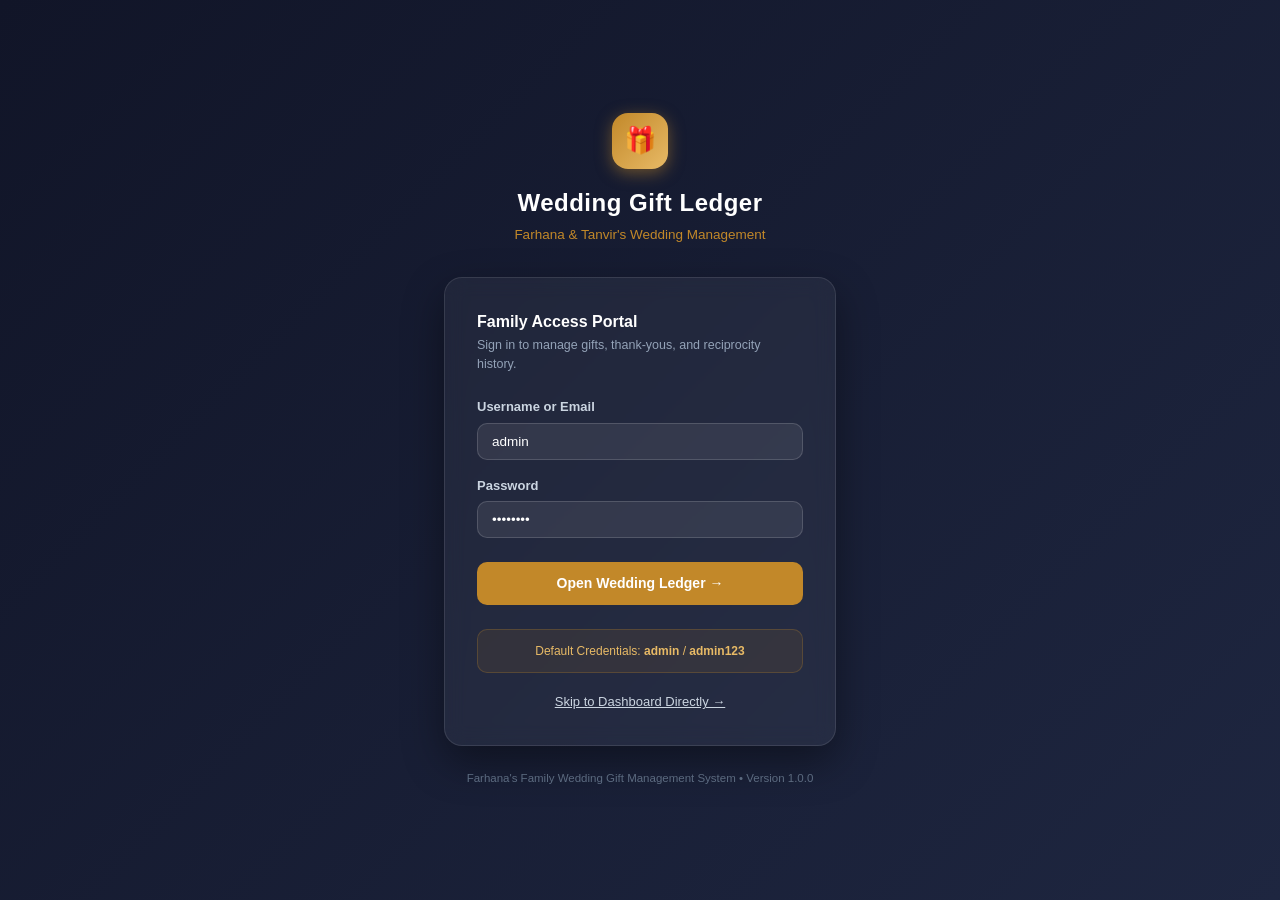
<file: frontend/index.html>
<!DOCTYPE html>
<html lang="en">
<head>
    <meta charset="UTF-8">
    <meta name="viewport" content="width=device-width, initial-scale=1.0">
    <title>Wedding Gift Ledger - Intelligent Gift Management & Reciprocity</title>
    <link rel="stylesheet" href="css/style.css">
    <link rel="stylesheet" href="css/responsive.css">
</head>
<body style="background: linear-gradient(135deg, #111528 0%, #1e2640 100%); color: #f8fafc; display: flex; align-items: center; justify-content: center; min-height: 100vh;">

    <div style="width: 100%; max-width: 440px; padding: 24px;">
        <div style="text-align: center; margin-bottom: 32px;">
            <div style="width: 56px; height: 56px; background: linear-gradient(135deg, var(--gold), #e8ba66); border-radius: 16px; margin: 0 auto 16px; display: flex; align-items: center; justify-content: center; font-size: 26px; box-shadow: 0 4px 16px rgba(194,136,41,0.5);">
                🎁
            </div>
            <h1 style="font-size: 24px; font-weight: 700; color: #ffffff; letter-spacing: 0.5px;">Wedding Gift Ledger</h1>
            <p style="font-size: 13.5px; color: var(--gold); margin-top: 4px; font-weight: 500;">Farhana & Tanvir's Wedding Management</p>
        </div>

        <div style="background: rgba(255, 255, 255, 0.05); border: 1px solid rgba(255, 255, 255, 0.1); backdrop-filter: blur(10px); border-radius: 18px; padding: 32px; box-shadow: 0 16px 40px rgba(0,0,0,0.4);">
            <div style="margin-bottom: 24px;">
                <h2 style="font-size: 16px; font-weight: 600; color: #fff;">Family Access Portal</h2>
                <p style="font-size: 12.5px; color: #94a3b8; margin-top: 2px;">Sign in to manage gifts, thank-yous, and reciprocity history.</p>
            </div>

            <form id="login-form">
                <div class="form-group">
                    <label class="form-label" style="color: #cbd5e1;">Username or Email</label>
                    <input type="text" id="login-username" class="form-control" value="admin" style="background: rgba(255,255,255,0.08); border-color: rgba(255,255,255,0.15); color: #fff;" required>
                </div>
                <div class="form-group" style="margin-bottom: 24px;">
                    <label class="form-label" style="color: #cbd5e1;">Password</label>
                    <input type="password" id="login-password" class="form-control" value="admin123" style="background: rgba(255,255,255,0.08); border-color: rgba(255,255,255,0.15); color: #fff;" required>
                </div>
                <button type="submit" class="btn btn-gold" style="width: 100%; padding: 12px; font-size: 14px; font-weight: 700;">
                    Open Wedding Ledger →
                </button>
            </form>

            <div style="margin-top: 24px; padding: 12px; background: rgba(194, 136, 41, 0.1); border: 1px solid rgba(194, 136, 41, 0.25); border-radius: 10px; font-size: 12px; color: #e8ba66; text-align: center;">
                Default Credentials: <strong>admin</strong> / <strong>admin123</strong>
            </div>

            <div style="margin-top: 16px; text-align: center;">
                <a href="dashboard.html" style="color: #cbd5e1; font-size: 13px; text-decoration: underline;">
                    Skip to Dashboard Directly →
                </a>
            </div>
        </div>

        <div style="text-align: center; margin-top: 24px; font-size: 11.5px; color: #64748b;">
            Farhana's Family Wedding Gift Management System • Version 1.0.0
        </div>
    </div>

    <script src="js/config.js"></script>
    <script src="js/utils.js"></script>
    <script src="js/api.js"></script>
    <script src="js/auth.js"></script>
    <script>
        document.getElementById("login-form").addEventListener("submit", async (e) => {
            e.preventDefault();
            const u = document.getElementById("login-username").value;
            const p = document.getElementById("login-password").value;
            try {
                const res = await API.post("/auth/login", { username_or_email: u, password: p });
                Auth.setUser(res.user, res.access_token);
                window.location.href = "dashboard.html";
            } catch (err) {
                // If offline or direct bypass
                Auth.setUser({ full_name: "Farhana Rahman", role: "admin", username: "admin" }, "demo-token");
                window.location.href = "dashboard.html";
            }
        });
    </script>
</body>
</html>
</file>
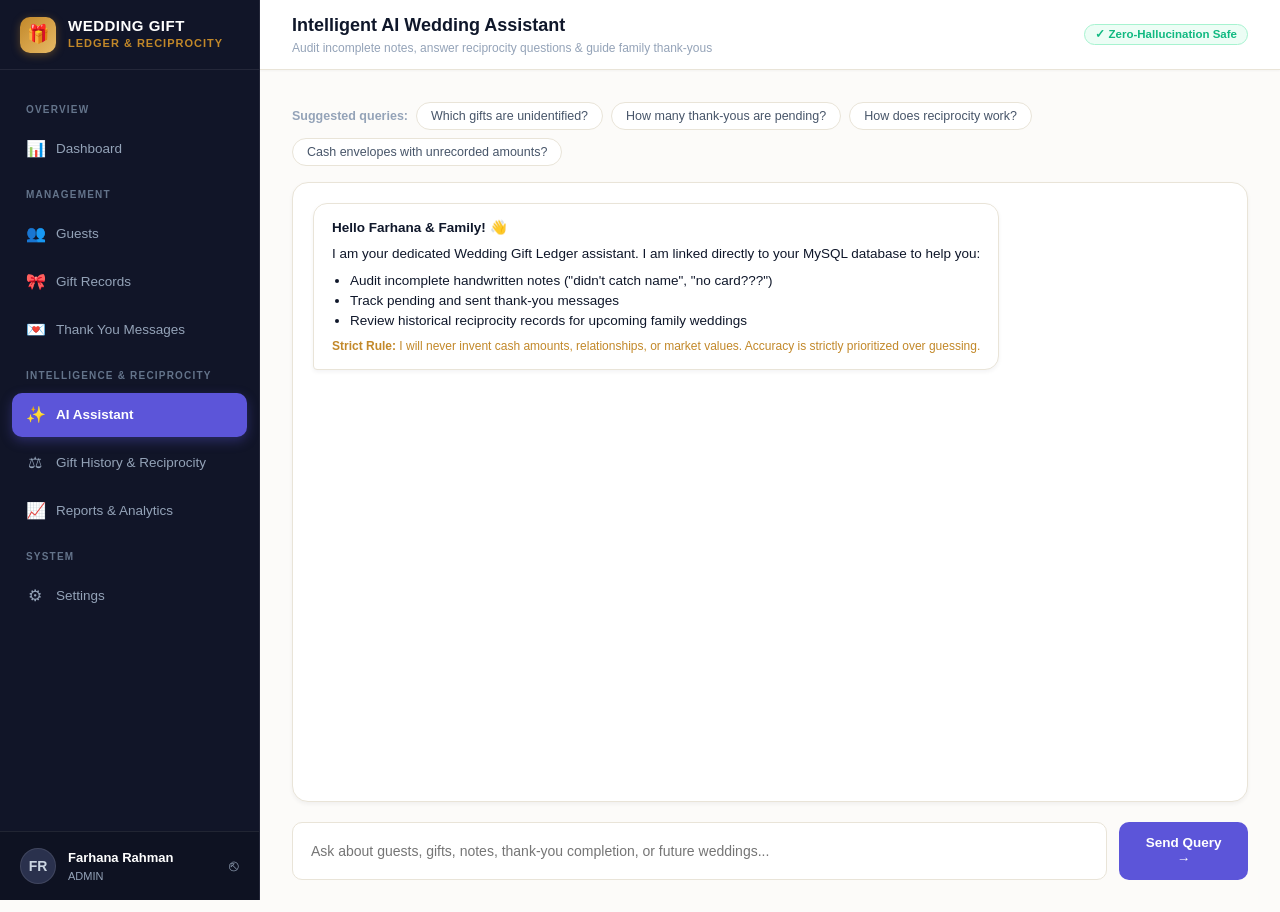
<file: frontend/ai-assistant.html>
<!DOCTYPE html>
<html lang="en">
<head>
    <meta charset="UTF-8">
    <meta name="viewport" content="width=device-width, initial-scale=1.0">
    <title>AI Assistant - Wedding Gift Ledger</title>
    <link rel="stylesheet" href="css/style.css">
    <link rel="stylesheet" href="css/responsive.css">
    <style>
        .chat-container {
            height: calc(100vh - 280px);
            min-height: 400px;
            overflow-y: auto;
            padding: 20px;
            background: var(--bg-surface);
            border-radius: var(--radius-lg);
            border: 1px solid var(--border);
            margin-bottom: 20px;
            box-shadow: var(--shadow-sm);
        }
        .prompt-chip {
            background: #ffffff;
            border: 1px solid var(--border);
            padding: 6px 14px;
            border-radius: var(--radius-full);
            font-size: 12.5px;
            font-weight: 500;
            color: var(--text-secondary);
            cursor: pointer;
            transition: all 0.2s ease;
        }
        .prompt-chip:hover {
            border-color: var(--primary);
            color: var(--primary);
            background: var(--primary-light);
        }
    </style>
</head>
<body>
    <div class="app-container">
        <!-- Sidebar Navigation -->
        <aside class="sidebar">
            <div class="sidebar-header">
                <div class="brand-icon">🎁</div>
                <div>
                    <div class="brand-title">WEDDING GIFT</div>
                    <div class="brand-subtitle">LEDGER & RECIPROCITY</div>
                </div>
            </div>

            <nav class="sidebar-nav">
                <div class="nav-section-title">Overview</div>
                <a href="dashboard.html" class="nav-link">
                    <span class="nav-icon">📊</span> Dashboard
                </a>
                
                <div class="nav-section-title">Management</div>
                <a href="guests.html" class="nav-link">
                    <span class="nav-icon">👥</span> Guests
                </a>
                <a href="gifts.html" class="nav-link">
                    <span class="nav-icon">🎀</span> Gift Records
                </a>
                <a href="thank-you.html" class="nav-link">
                    <span class="nav-icon">💌</span> Thank You Messages
                </a>

                <div class="nav-section-title">Intelligence & Reciprocity</div>
                <a href="ai-assistant.html" class="nav-link active">
                    <span class="nav-icon">✨</span> AI Assistant
                </a>
                <a href="gift-history.html" class="nav-link">
                    <span class="nav-icon">⚖</span> Gift History & Reciprocity
                </a>
                <a href="reports.html" class="nav-link">
                    <span class="nav-icon">📈</span> Reports & Analytics
                </a>

                <div class="nav-section-title">System</div>
                <a href="settings.html" class="nav-link">
                    <span class="nav-icon">⚙</span> Settings
                </a>
            </nav>

            <div class="sidebar-footer">
                <div class="user-avatar">FR</div>
                <div class="user-info">
                    <div class="user-name">Farhana Rahman</div>
                    <div class="user-role">Host Family (Admin)</div>
                </div>
                <a href="index.html" title="Sign Out" style="color: #94a3b8; text-decoration: none; font-size: 16px;">⎋</a>
            </div>
        </aside>

        <!-- Main Wrapper -->
        <div class="main-wrapper">
            <!-- Topbar -->
            <header class="topbar">
                <div class="topbar-left">
                    <button class="menu-toggle-btn">☰</button>
                    <div>
                        <div class="page-title">Intelligent AI Wedding Assistant</div>
                        <div class="page-breadcrumb">Audit incomplete notes, answer reciprocity questions & guide family thank-yous</div>
                    </div>
                </div>
                <div class="topbar-right">
                    <span class="badge badge-success">✓ Zero-Hallucination Safe</span>
                </div>
            </header>

            <!-- Content Body -->
            <main class="content-body">
                <!-- Suggested Prompt Chips -->
                <div style="display: flex; gap: 8px; flex-wrap: wrap; margin-bottom: 16px;">
                    <span style="font-size: 12.5px; font-weight: 600; color: var(--text-muted); align-self: center;">Suggested queries:</span>
                    <button class="prompt-chip" onclick="askQuestion('Which gifts are currently unidentified or missing cards?')">Which gifts are unidentified?</button>
                    <button class="prompt-chip" onclick="askQuestion('How many pending thank-you messages are awaiting delivery?')">How many thank-yous are pending?</button>
                    <button class="prompt-chip" onclick="askQuestion('How does the family reciprocity ledger protect us for future weddings?')">How does reciprocity work?</button>
                    <button class="prompt-chip" onclick="askQuestion('How many cash envelopes were received with unrecorded amounts?')">Cash envelopes with unrecorded amounts?</button>
                </div>

                <!-- Chat Box -->
                <div class="chat-container" id="chat-messages">
                    <div style="margin-bottom: 18px; display: flex; flex-direction: column; align-items: flex-start;">
                        <div style="max-width: 80%; padding: 14px 18px; border-radius: 14px; font-size: 13.5px; line-height: 1.5; background: #fff; color: var(--text-primary); border: 1px solid var(--border); box-shadow: var(--shadow-sm); border-bottom-left-radius: 4px;">
                            <strong>Hello Farhana & Family! 👋</strong>
                            <p style="margin-top: 6px;">
                                I am your dedicated Wedding Gift Ledger assistant. I am linked directly to your MySQL database to help you:
                            </p>
                            <ul style="padding-left: 18px; margin-top: 6px;">
                                <li>Audit incomplete handwritten notes ("didn't catch name", "no card???")</li>
                                <li>Track pending and sent thank-you messages</li>
                                <li>Review historical reciprocity records for upcoming family weddings</li>
                            </ul>
                            <p style="margin-top: 6px; font-size: 12px; color: var(--gold);">
                                <strong>Strict Rule:</strong> I will never invent cash amounts, relationships, or market values. Accuracy is strictly prioritized over guessing.
                            </p>
                        </div>
                    </div>
                </div>

                <!-- Query Form -->
                <form id="ai-query-form" style="display: flex; gap: 12px;">
                    <input type="text" id="ai-query-input" class="form-control" placeholder="Ask about guests, gifts, notes, thank-you completion, or future weddings..." required style="padding: 12px 18px; font-size: 14px;">
                    <button type="submit" class="btn btn-primary" style="padding: 12px 24px;">
                        Send Query →
                    </button>
                </form>
            </main>
        </div>
    </div>

    <script src="js/config.js"></script>
    <script src="js/utils.js"></script>
    <script src="js/api.js"></script>
    <script src="js/auth.js"></script>
    <script src="js/ai-assistant.js"></script>
</body>
</html>
</file>
<file: frontend/css/style.css>
/* ==========================================================================
   WEDDING GIFT LEDGER - DESIGN SYSTEM & STYLESHEET
   Linear + Stripe Dashboard inspired premium palette & typography
   ========================================================================== */

:root {
    /* Palette */
    --bg-main: #fcfbf9;
    --bg-surface: #ffffff;
    --bg-subtle: #f8f6f0;
    --bg-hover: #f1ede4;
    
    --text-primary: #0f172a;
    --text-secondary: #475569;
    --text-muted: #94a3b8;
    --text-on-dark: #f8fafc;
    
    /* Elegant Brand Colors */
    --primary: #5c55d9;
    --primary-light: #eeedfb;
    --primary-hover: #4b44be;
    
    --gold: #c28829;
    --gold-light: #fdf6e7;
    --gold-hover: #a8721c;

    --success: #10b981;
    --success-light: #ecfdf5;
    --warning: #f59e0b;
    --warning-light: #fffbeb;
    --danger: #ef4444;
    --danger-light: #fef2f2;
    --info: #0ea5e9;
    --info-light: #f0f9ff;

    --border: #e9e4d8;
    --border-light: #f1ece1;

    /* Shadows */
    --shadow-xs: 0 1px 2px rgba(15, 23, 42, 0.04);
    --shadow-sm: 0 2px 4px rgba(15, 23, 42, 0.05);
    --shadow-md: 0 4px 12px rgba(15, 23, 42, 0.07);
    --shadow-lg: 0 12px 28px rgba(15, 23, 42, 0.10);
    --shadow-gold: 0 4px 14px rgba(194, 136, 41, 0.15);

    /* Radii */
    --radius-sm: 6px;
    --radius-md: 10px;
    --radius-lg: 16px;
    --radius-xl: 22px;
    --radius-full: 9999px;

    /* Layout metrics */
    --sidebar-width: 260px;
    --topbar-height: 70px;
}

*, *::before, *::after {
    box-sizing: border-box;
    margin: 0;
    padding: 0;
}

body {
    font-family: -apple-system, BlinkMacSystemFont, "Segoe UI", Roboto, "Helvetica Neue", Arial, sans-serif;
    background-color: var(--bg-main);
    color: var(--text-primary);
    line-height: 1.5;
    -webkit-font-smoothing: antialiased;
    -moz-osx-font-smoothing: grayscale;
    min-height: 100vh;
}

/* App Shell */
.app-container {
    display: flex;
    min-height: 100vh;
}

/* Sidebar */
.sidebar {
    width: var(--sidebar-width);
    background: #111528;
    color: #e2e8f0;
    display: flex;
    flex-direction: column;
    position: fixed;
    top: 0;
    bottom: 0;
    left: 0;
    z-index: 100;
    transition: transform 0.3s ease;
    border-right: 1px solid rgba(255, 255, 255, 0.08);
}

.sidebar-header {
    height: var(--topbar-height);
    display: flex;
    align-items: center;
    gap: 12px;
    padding: 0 20px;
    border-bottom: 1px solid rgba(255, 255, 255, 0.08);
}

.brand-icon {
    width: 36px;
    height: 36px;
    background: linear-gradient(135deg, var(--gold), #e8ba66);
    color: #111528;
    border-radius: var(--radius-md);
    display: flex;
    align-items: center;
    justify-content: center;
    font-size: 18px;
    font-weight: bold;
    box-shadow: 0 2px 8px rgba(194, 136, 41, 0.4);
}

.brand-title {
    font-size: 15px;
    font-weight: 700;
    letter-spacing: 0.5px;
    color: #ffffff;
    line-height: 1.2;
}

.brand-subtitle {
    font-size: 11px;
    color: var(--gold);
    text-transform: uppercase;
    letter-spacing: 1px;
    font-weight: 600;
}

.sidebar-nav {
    flex: 1;
    padding: 20px 12px;
    overflow-y: auto;
    display: flex;
    flex-direction: column;
    gap: 4px;
}

.nav-section-title {
    font-size: 10px;
    text-transform: uppercase;
    letter-spacing: 1.2px;
    color: #64748b;
    padding: 12px 14px 6px;
    font-weight: 700;
}

.nav-link {
    display: flex;
    align-items: center;
    gap: 12px;
    padding: 10px 14px;
    color: #94a3b8;
    text-decoration: none;
    font-size: 13.5px;
    font-weight: 500;
    border-radius: var(--radius-md);
    transition: all 0.2s ease;
}

.nav-link:hover {
    color: #ffffff;
    background: rgba(255, 255, 255, 0.06);
}

.nav-link.active {
    color: #ffffff;
    background: var(--primary);
    font-weight: 600;
    box-shadow: 0 4px 12px rgba(92, 85, 217, 0.35);
}

.nav-link .nav-icon {
    width: 18px;
    text-align: center;
    font-size: 16px;
}

.nav-badge {
    margin-left: auto;
    background: rgba(255, 255, 255, 0.15);
    color: #fff;
    font-size: 11px;
    padding: 2px 7px;
    border-radius: var(--radius-full);
}

.sidebar-footer {
    padding: 16px 20px;
    border-top: 1px solid rgba(255, 255, 255, 0.08);
    display: flex;
    align-items: center;
    gap: 12px;
    background: rgba(0, 0, 0, 0.15);
}

.user-avatar {
    width: 36px;
    height: 36px;
    background: #2a314d;
    border-radius: 50%;
    display: flex;
    align-items: center;
    justify-content: center;
    font-weight: 600;
    font-size: 14px;
    color: #cbd5e1;
    border: 1px solid rgba(255, 255, 255, 0.1);
}

.user-info {
    flex: 1;
    overflow: hidden;
}

.user-name {
    font-size: 13px;
    font-weight: 600;
    color: #fff;
    white-space: nowrap;
    text-overflow: ellipsis;
    overflow: hidden;
}

.user-role {
    font-size: 11px;
    color: #94a3b8;
}

/* Main Content Area */
.main-wrapper {
    margin-left: var(--sidebar-width);
    flex: 1;
    display: flex;
    flex-direction: column;
    min-height: 100vh;
}

/* Top Navigation Bar */
.topbar {
    height: var(--topbar-height);
    background: var(--bg-surface);
    border-bottom: 1px solid var(--border);
    display: flex;
    align-items: center;
    justify-content: space-between;
    padding: 0 32px;
    position: sticky;
    top: 0;
    z-index: 90;
    box-shadow: var(--shadow-xs);
}

.topbar-left {
    display: flex;
    align-items: center;
    gap: 16px;
}

.menu-toggle-btn {
    display: none;
    background: none;
    border: none;
    font-size: 20px;
    cursor: pointer;
    color: var(--text-secondary);
}

.page-title {
    font-size: 18px;
    font-weight: 700;
    color: var(--text-primary);
}

.page-breadcrumb {
    font-size: 12px;
    color: var(--text-muted);
}

.topbar-right {
    display: flex;
    align-items: center;
    gap: 16px;
}

.global-search-box {
    position: relative;
    width: 280px;
}

.global-search-box input {
    width: 100%;
    padding: 8px 12px 8px 36px;
    border-radius: var(--radius-full);
    border: 1px solid var(--border);
    background: var(--bg-subtle);
    font-size: 13px;
    color: var(--text-primary);
    transition: all 0.2s ease;
}

.global-search-box input:focus {
    outline: none;
    border-color: var(--primary);
    background: #ffffff;
    box-shadow: 0 0 0 3px var(--primary-light);
}

.global-search-box .search-icon {
    position: absolute;
    left: 12px;
    top: 50%;
    transform: translateY(-50%);
    color: var(--text-muted);
    font-size: 14px;
}

.icon-btn {
    background: none;
    border: 1px solid var(--border);
    width: 38px;
    height: 38px;
    border-radius: var(--radius-md);
    display: flex;
    align-items: center;
    justify-content: center;
    color: var(--text-secondary);
    cursor: pointer;
    position: relative;
    transition: all 0.2s ease;
}

.icon-btn:hover {
    background: var(--bg-subtle);
    color: var(--text-primary);
}

.badge-dot {
    position: absolute;
    top: 8px;
    right: 8px;
    width: 8px;
    height: 8px;
    background: var(--gold);
    border-radius: 50%;
    border: 2px solid #ffffff;
}

/* Page Body Container */
.content-body {
    flex: 1;
    padding: 32px;
    max-width: 1440px;
    width: 100%;
    margin: 0 auto;
}

/* Cards */
.card {
    background: var(--bg-surface);
    border: 1px solid var(--border);
    border-radius: var(--radius-lg);
    box-shadow: var(--shadow-sm);
    padding: 24px;
    margin-bottom: 24px;
    transition: box-shadow 0.2s ease;
}

.card:hover {
    box-shadow: var(--shadow-md);
}

.card-header {
    display: flex;
    align-items: center;
    justify-content: space-between;
    margin-bottom: 20px;
}

.card-title {
    font-size: 16px;
    font-weight: 700;
    color: var(--text-primary);
    display: flex;
    align-items: center;
    gap: 8px;
}

.card-subtitle {
    font-size: 13px;
    color: var(--text-secondary);
    margin-top: 2px;
}

/* Buttons */
.btn {
    display: inline-flex;
    align-items: center;
    justify-content: center;
    gap: 8px;
    padding: 9px 18px;
    font-size: 13.5px;
    font-weight: 600;
    border-radius: var(--radius-md);
    border: 1px solid transparent;
    cursor: pointer;
    transition: all 0.2s ease;
    text-decoration: none;
    line-height: 1.2;
}

.btn-primary {
    background: var(--primary);
    color: #ffffff;
}

.btn-primary:hover {
    background: var(--primary-hover);
    box-shadow: 0 4px 12px rgba(92, 85, 217, 0.3);
}

.btn-gold {
    background: var(--gold);
    color: #ffffff;
}

.btn-gold:hover {
    background: var(--gold-hover);
    box-shadow: var(--shadow-gold);
}

.btn-secondary {
    background: #ffffff;
    border-color: var(--border);
    color: var(--text-secondary);
}

.btn-secondary:hover {
    background: var(--bg-subtle);
    color: var(--text-primary);
    border-color: #cbd5e1;
}

.btn-sm {
    padding: 6px 12px;
    font-size: 12px;
    border-radius: var(--radius-sm);
}

/* Tables */
.table-responsive {
    overflow-x: auto;
    width: 100%;
}

.table {
    width: 100%;
    border-collapse: separate;
    border-spacing: 0;
    font-size: 13.5px;
}

.table th {
    background: var(--bg-subtle);
    color: var(--text-secondary);
    font-weight: 600;
    font-size: 12px;
    text-transform: uppercase;
    letter-spacing: 0.5px;
    padding: 12px 16px;
    border-bottom: 1px solid var(--border);
    text-align: left;
}

.table td {
    padding: 14px 16px;
    border-bottom: 1px solid var(--border-light);
    color: var(--text-primary);
    vertical-align: middle;
}

.table tr:hover td {
    background: #faf8f5;
}

/* Badges */
.badge {
    display: inline-flex;
    align-items: center;
    gap: 5px;
    padding: 4px 10px;
    border-radius: var(--radius-full);
    font-size: 11.5px;
    font-weight: 600;
    line-height: 1;
}

.badge-success {
    background: var(--success-light);
    color: var(--success);
    border: 1px solid #a7f3d0;
}

.badge-warning {
    background: var(--warning-light);
    color: #b45309;
    border: 1px solid #fde68a;
}

.badge-purple {
    background: var(--primary-light);
    color: var(--primary);
    border: 1px solid #dddcf8;
}

.badge-danger {
    background: var(--danger-light);
    color: var(--danger);
    border: 1px solid #fecaca;
}

.badge-neutral {
    background: var(--bg-subtle);
    color: var(--text-secondary);
    border: 1px solid var(--border);
}

.badge-gold {
    background: var(--gold-light);
    color: var(--gold);
    border: 1px solid #fde8bc;
}

/* Note Callout / Original Note Preservation badge */
.original-note-box {
    background: #fffdfa;
    border-left: 3px solid var(--gold);
    padding: 8px 12px;
    border-radius: 0 var(--radius-sm) var(--radius-sm) 0;
    font-family: "Courier New", Courier, monospace;
    font-size: 12.5px;
    color: #78350f;
    margin: 4px 0;
}

/* Modals */
.modal-backdrop {
    position: fixed;
    top: 0;
    left: 0;
    right: 0;
    bottom: 0;
    background: rgba(15, 23, 42, 0.45);
    backdrop-filter: blur(4px);
    display: flex;
    align-items: center;
    justify-content: center;
    z-index: 1000;
    opacity: 0;
    visibility: hidden;
    transition: all 0.25s ease;
}

.modal-backdrop.show {
    opacity: 1;
    visibility: visible;
}

.modal-dialog {
    background: #ffffff;
    border-radius: var(--radius-lg);
    box-shadow: var(--shadow-lg);
    width: 90%;
    max-width: 600px;
    max-height: 90vh;
    overflow-y: auto;
    padding: 28px;
    transform: translateY(20px);
    transition: transform 0.25s ease;
}

.modal-backdrop.show .modal-dialog {
    transform: translateY(0);
}

.modal-header {
    display: flex;
    align-items: center;
    justify-content: space-between;
    margin-bottom: 20px;
}

.modal-title {
    font-size: 18px;
    font-weight: 700;
}

.modal-close-btn {
    background: none;
    border: none;
    font-size: 20px;
    cursor: pointer;
    color: var(--text-muted);
}

/* Forms */
.form-group {
    margin-bottom: 16px;
}

.form-label {
    display: block;
    font-size: 13px;
    font-weight: 600;
    color: var(--text-secondary);
    margin-bottom: 6px;
}

.form-control, .form-select {
    width: 100%;
    padding: 10px 14px;
    font-size: 13.5px;
    border-radius: var(--radius-md);
    border: 1px solid var(--border);
    background: #ffffff;
    color: var(--text-primary);
    transition: all 0.2s ease;
}

.form-control:focus, .form-select:focus {
    outline: none;
    border-color: var(--primary);
    box-shadow: 0 0 0 3px var(--primary-light);
}

/* Toasts */
#toast-container {
    position: fixed;
    bottom: 24px;
    right: 24px;
    z-index: 1100;
    display: flex;
    flex-direction: column;
    gap: 10px;
}

.toast {
    background: #1e293b;
    color: #ffffff;
    padding: 12px 18px;
    border-radius: var(--radius-md);
    font-size: 13.5px;
    box-shadow: var(--shadow-lg);
    display: flex;
    align-items: center;
    gap: 10px;
    animation: slideIn 0.3s ease;
}

.toast.toast-success { background: #065f46; }
.toast.toast-warning { background: #92400e; }
.toast.toast-danger { background: #991b1b; }

@keyframes slideIn {
    from { transform: translateX(100%); opacity: 0; }
    to { transform: translateX(0); opacity: 1; }
}
</file>
<file: frontend/css/responsive.css>
/* Responsive Breakpoints & Mobile Nav */

@media (max-width: 1024px) {
    .charts-grid {
        grid-template-columns: 1fr;
    }
}

@media (max-width: 768px) {
    :root {
        --sidebar-width: 0px;
    }

    .sidebar {
        transform: translateX(-100%);
        width: 260px;
    }

    .sidebar.open {
        transform: translateX(0);
    }

    .main-wrapper {
        margin-left: 0;
    }

    .menu-toggle-btn {
        display: block;
    }

    .topbar {
        padding: 0 16px;
    }

    .global-search-box {
        display: none;
    }

    .content-body {
        padding: 16px;
    }

    .stats-grid {
        grid-template-columns: 1fr 1fr;
    }

    .modal-dialog {
        width: 95%;
        padding: 20px;
    }
}

@media (max-width: 480px) {
    .stats-grid {
        grid-template-columns: 1fr;
    }
}
</file>
